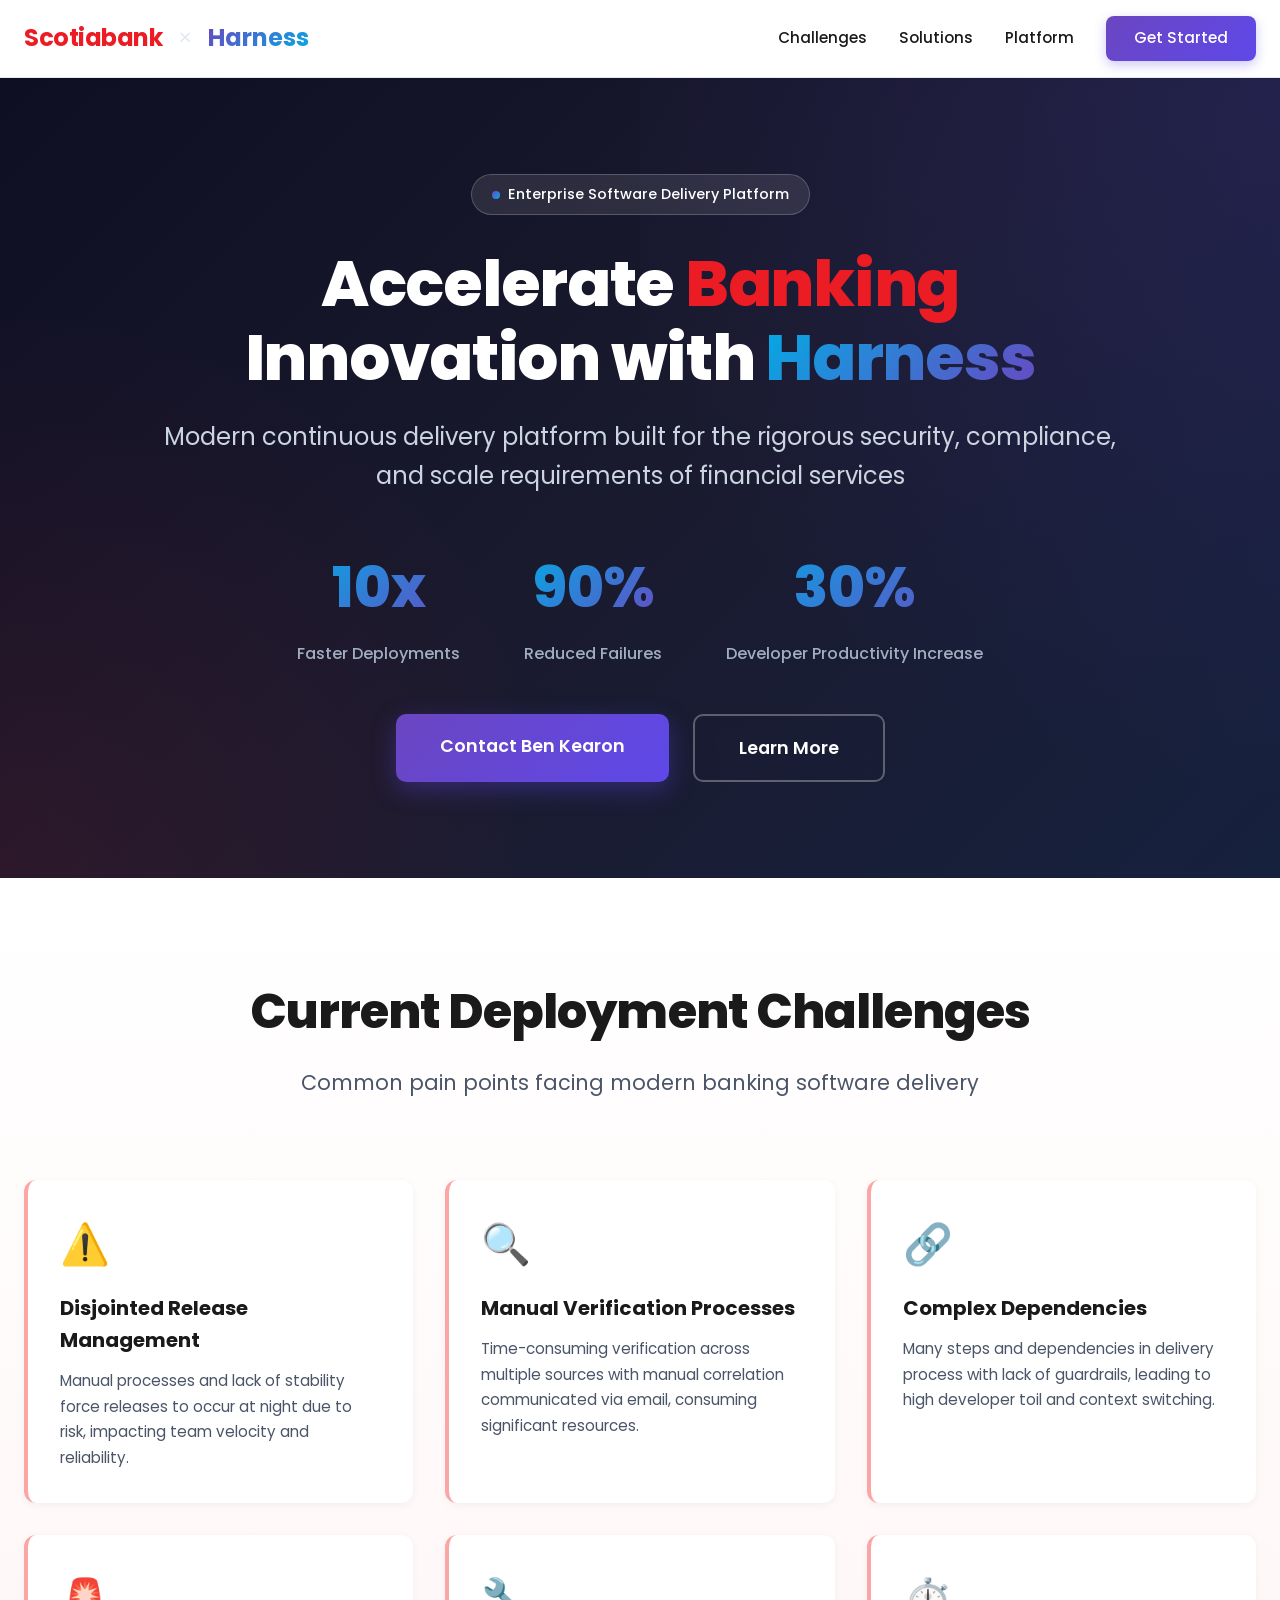
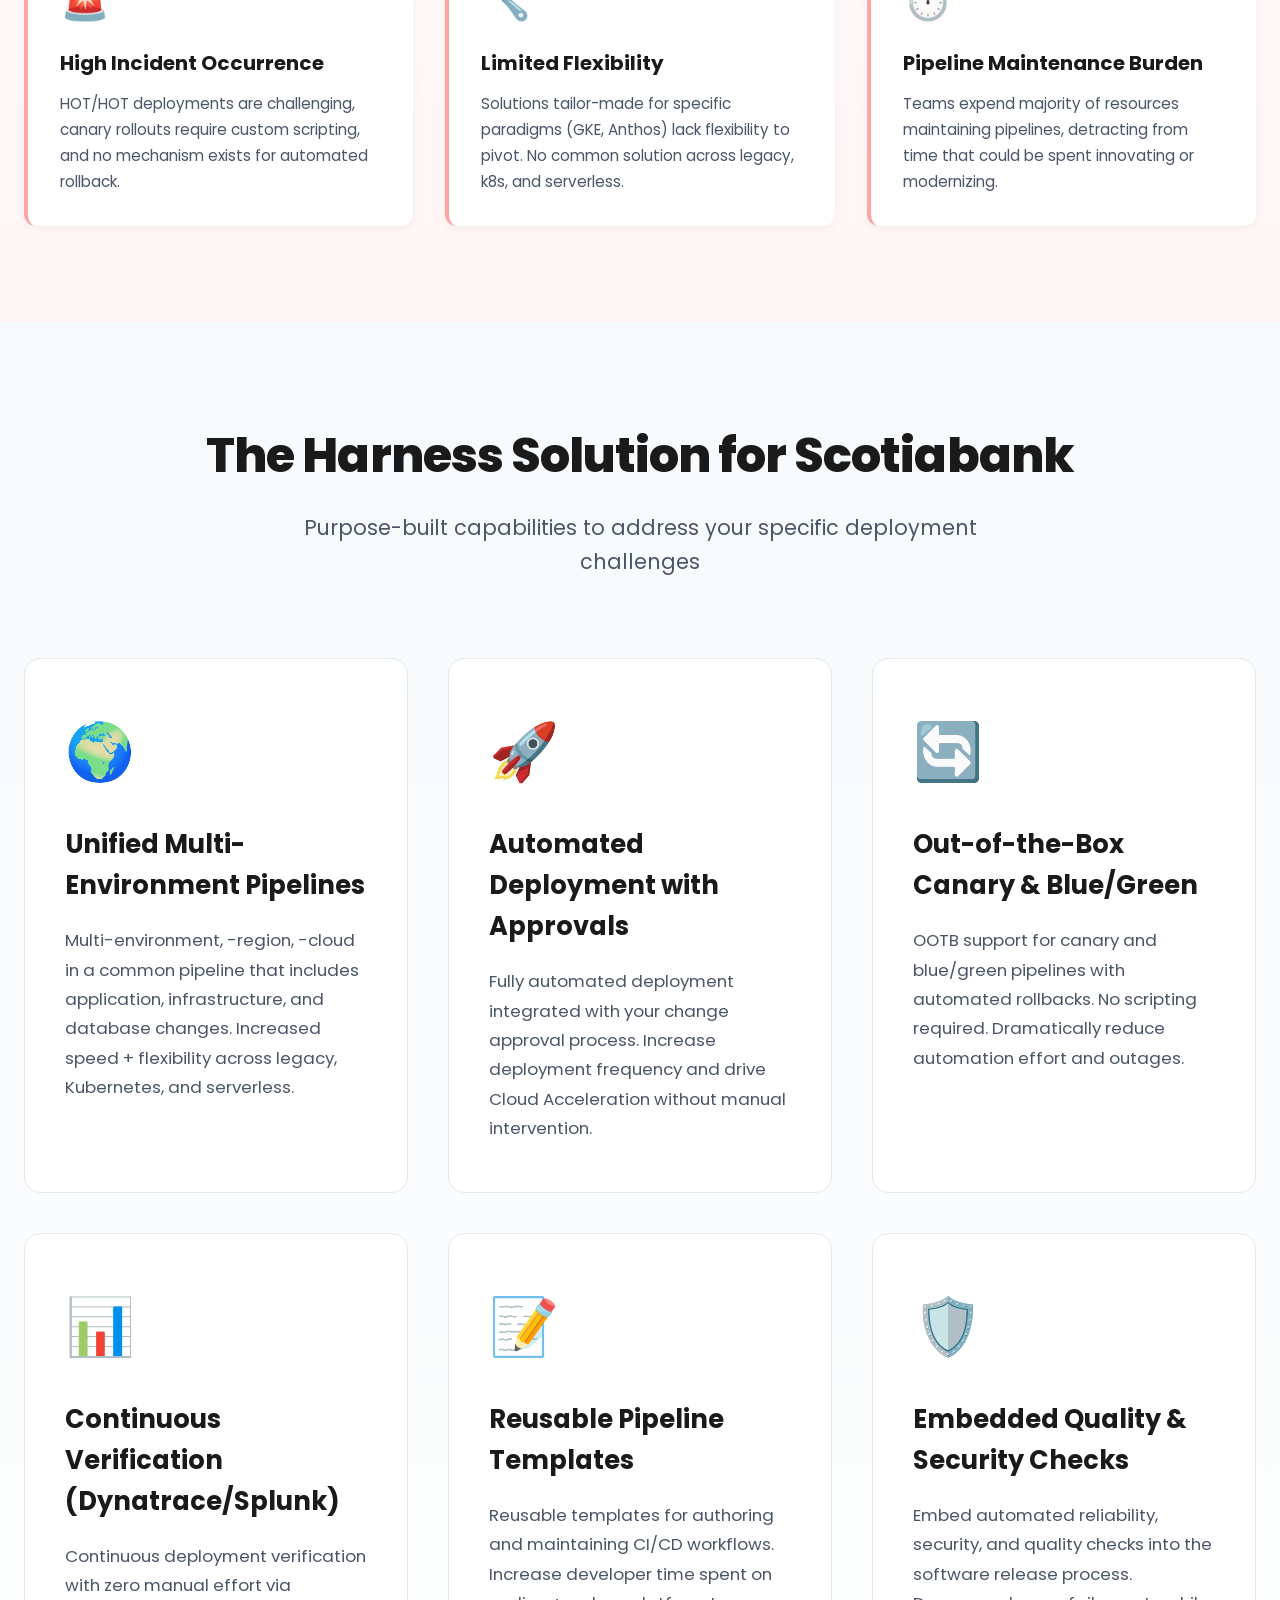
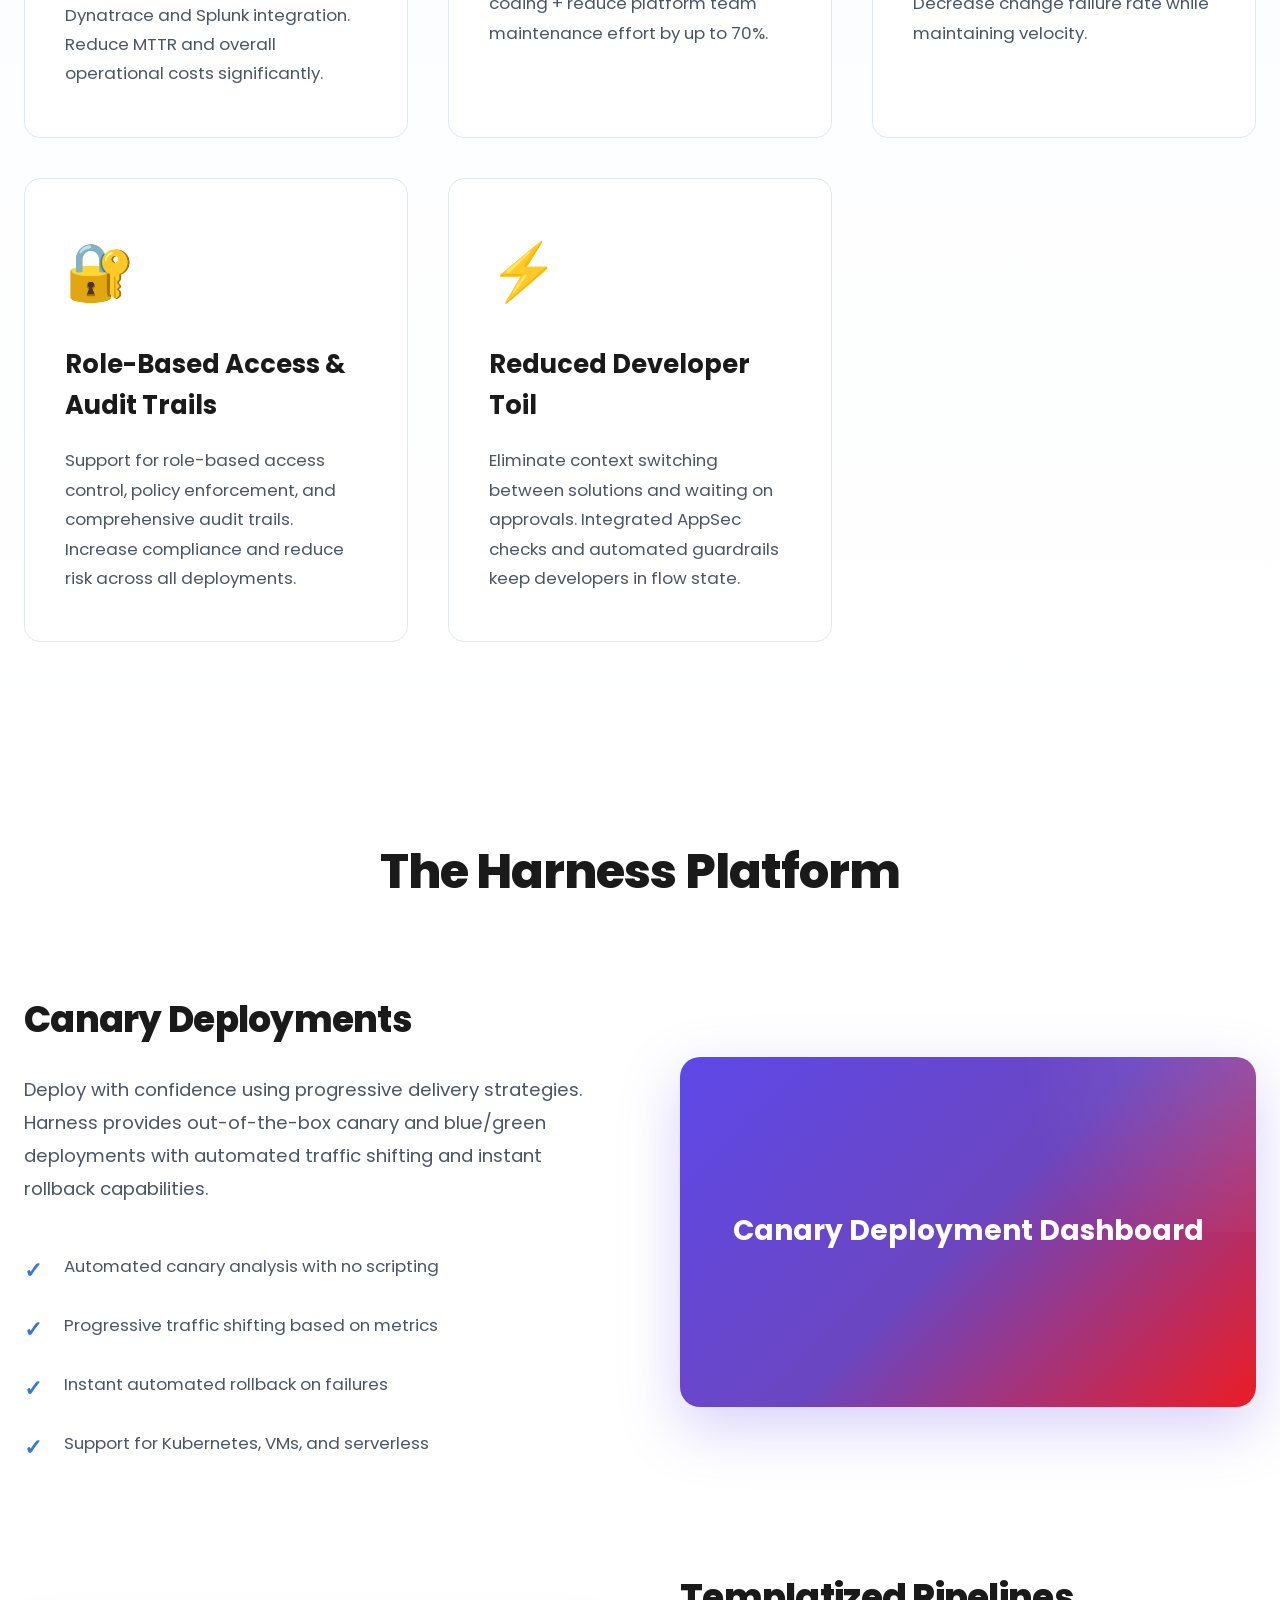
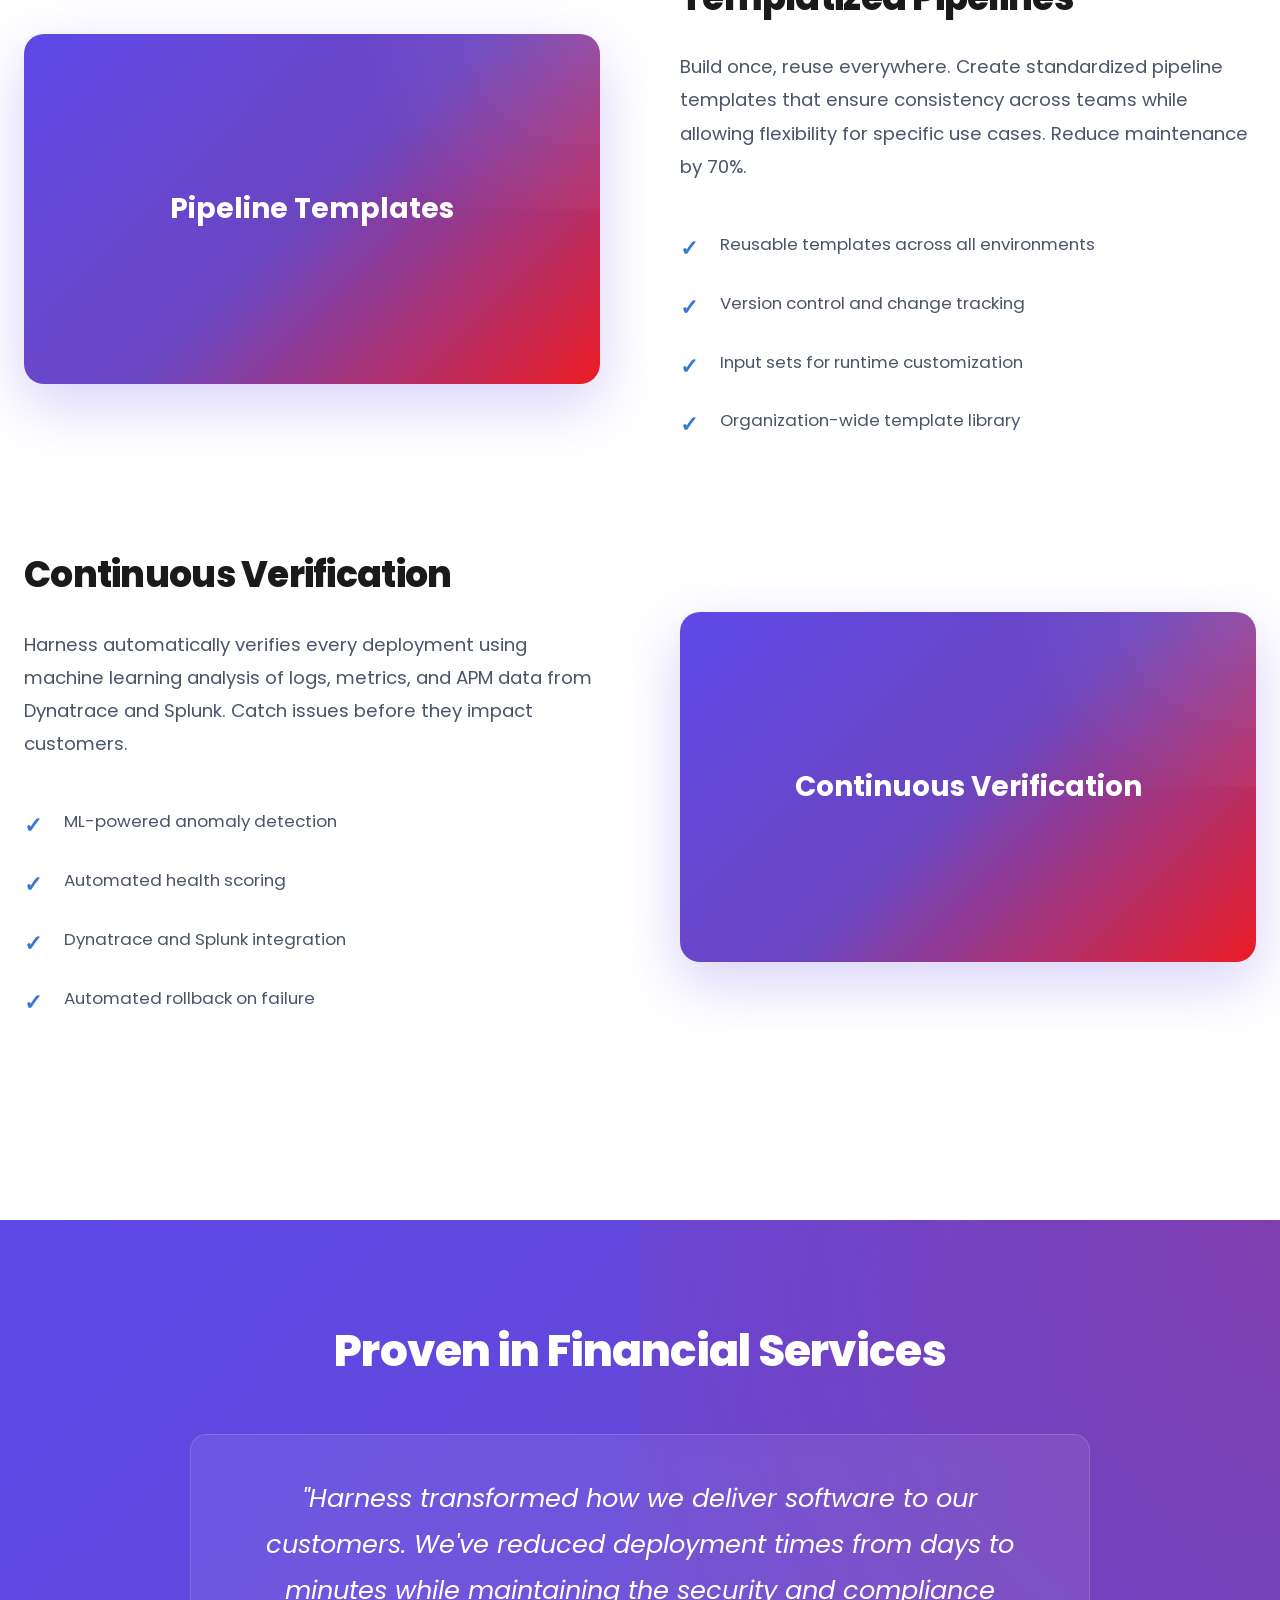
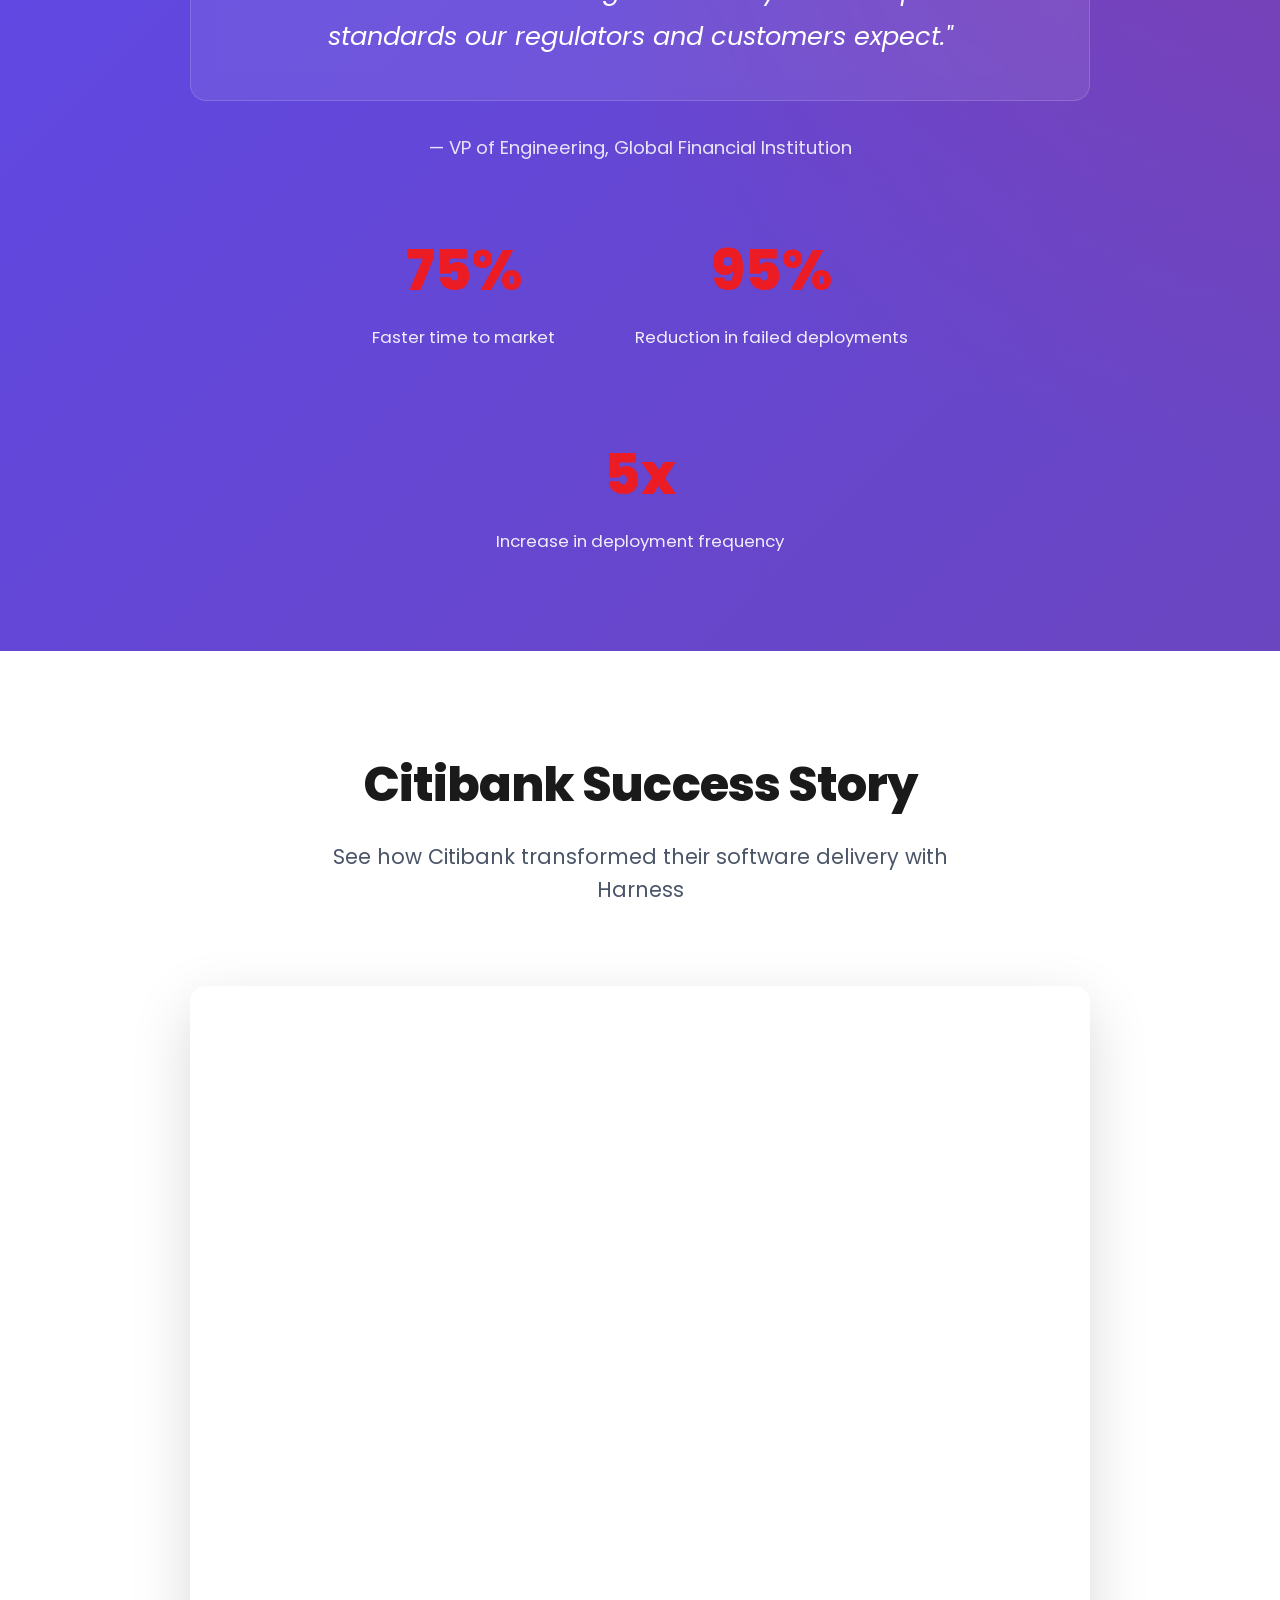
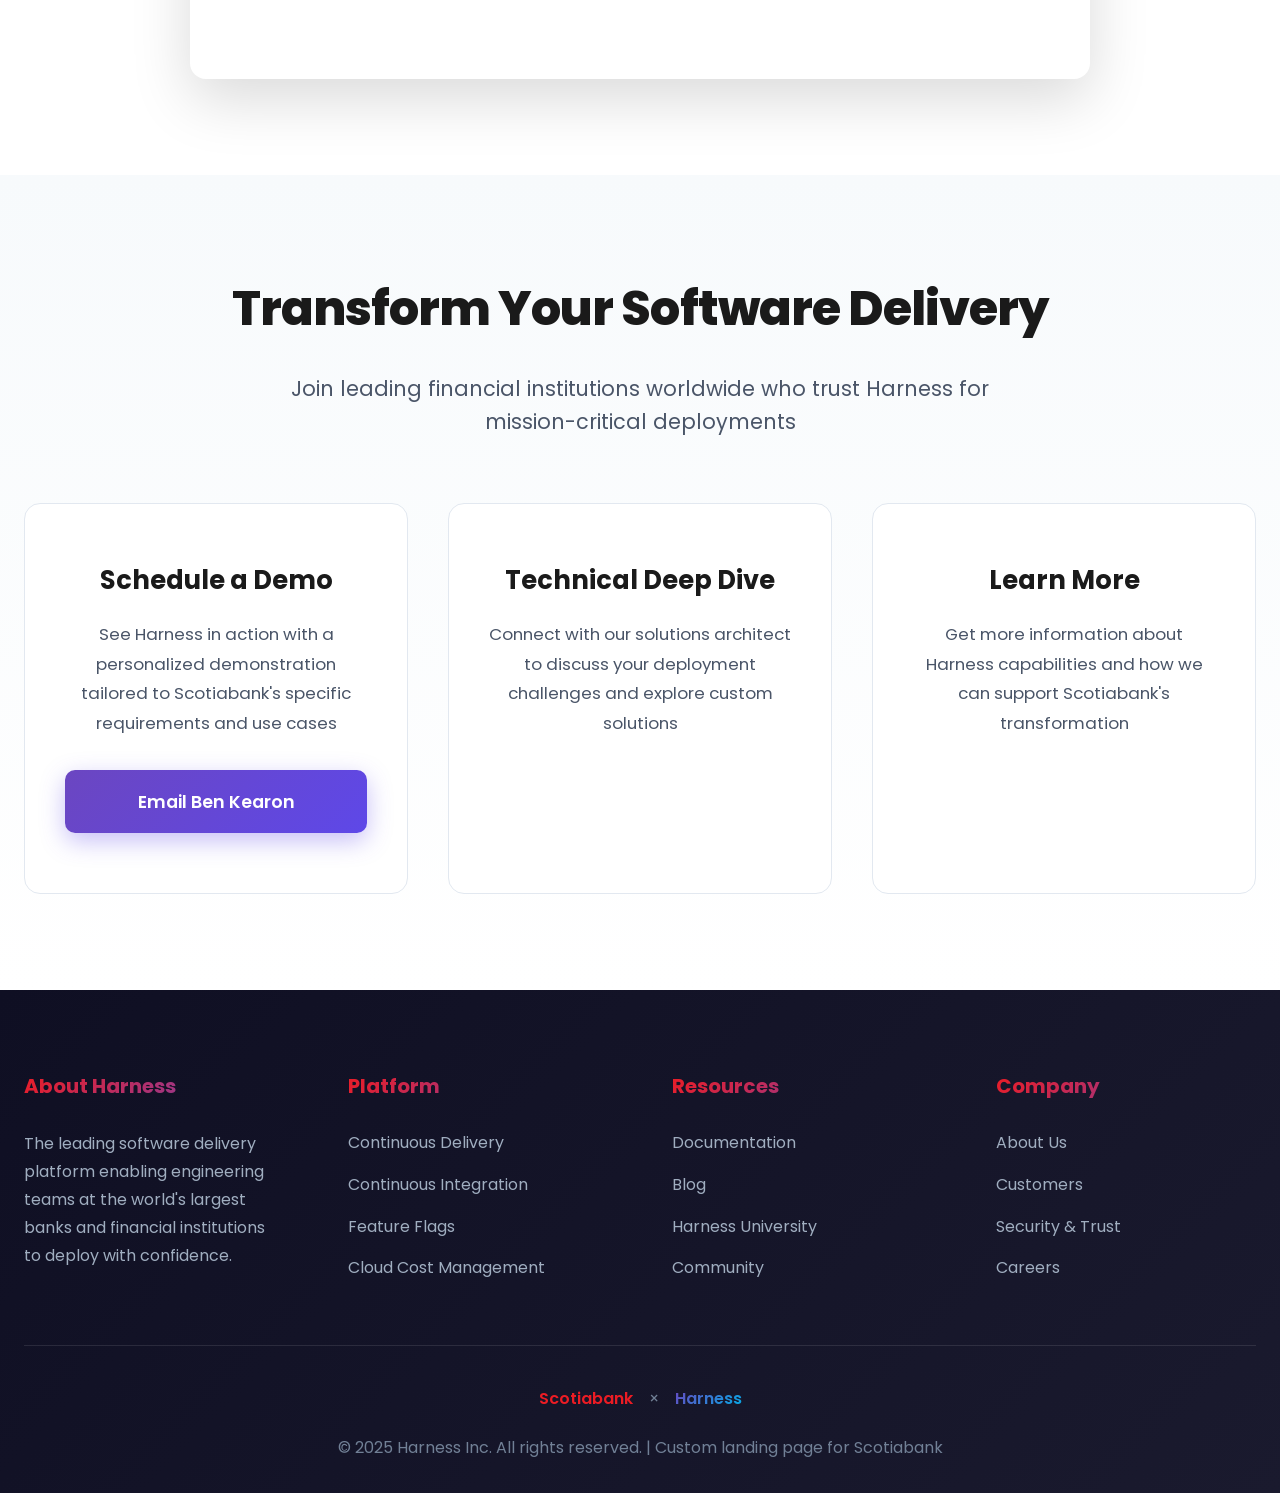
<file: index.html>
<!DOCTYPE html>
<html lang="en">
<head>
    <meta charset="UTF-8">
    <meta name="viewport" content="width=device-width, initial-scale=1.0">
    <title>Harness + Scotiabank | Transform Your Software Delivery</title>
    <link rel="preconnect" href="https://fonts.googleapis.com">
    <link rel="preconnect" href="https://fonts.gstatic.com" crossorigin>
    <link href="https://fonts.googleapis.com/css2?family=Poppins:wght@300;400;500;600;700;800&display=swap" rel="stylesheet">
    <style>
* {
    margin: 0;
    padding: 0;
    box-sizing: border-box;
}

:root {
    --scotiabank-red: #EC1C24;
    --harness-purple: #6B46C1;
    --harness-blue: #00ADE6;
    --harness-indigo: #5E48E8;
    --text-primary: #1a1a1a;
    --text-secondary: #4a5568;
    --background-light: #F7FAFC;
    --background-white: #FFFFFF;
    --border-color: #E2E8F0;
}

body {
    font-family: 'Poppins', -apple-system, BlinkMacSystemFont, 'Segoe UI', 'Roboto', 'Helvetica', 'Arial', sans-serif;
    line-height: 1.6;
    color: var(--text-primary);
    background-color: var(--background-white);
}

.container {
    max-width: 1280px;
    margin: 0 auto;
    padding: 0 24px;
}

/* Header - Combined Branding */
.header {
    background-color: var(--background-white);
    border-bottom: 1px solid var(--border-color);
    padding: 1rem 0;
    position: sticky;
    top: 0;
    z-index: 1000;
    box-shadow: 0 1px 3px rgba(0, 0, 0, 0.05);
}

.header-content {
    display: flex;
    justify-content: space-between;
    align-items: center;
}

.brand-lockup {
    display: flex;
    align-items: center;
    gap: 1rem;
}

.scotiabank-logo {
    font-size: 1.5rem;
    font-weight: 700;
    color: var(--scotiabank-red);
    letter-spacing: -0.5px;
}

.brand-separator {
    color: var(--border-color);
    font-size: 1.5rem;
    font-weight: 300;
}

.harness-logo {
    font-size: 1.5rem;
    font-weight: 700;
    background: linear-gradient(135deg, var(--harness-purple) 0%, var(--harness-blue) 100%);
    -webkit-background-clip: text;
    -webkit-text-fill-color: transparent;
    background-clip: text;
}

.nav {
    display: flex;
    gap: 2rem;
    align-items: center;
}

.nav-link {
    color: var(--text-primary);
    text-decoration: none;
    font-weight: 500;
    transition: color 0.3s ease;
    font-size: 0.95rem;
}

.nav-link:hover {
    color: var(--harness-purple);
}

.nav-link.cta-button {
    background: linear-gradient(135deg, var(--harness-purple) 0%, var(--harness-indigo) 100%);
    color: white;
    padding: 0.65rem 1.75rem;
    border-radius: 8px;
    transition: transform 0.2s ease, box-shadow 0.3s ease;
    box-shadow: 0 4px 12px rgba(94, 72, 232, 0.3);
}

.nav-link.cta-button:hover {
    transform: translateY(-2px);
    box-shadow: 0 8px 20px rgba(94, 72, 232, 0.4);
}

/* Hero - Harness Modern Style with Scotia Red Accents */
.hero {
    background: linear-gradient(135deg, #0F0F23 0%, #1a1a2e 50%, #16213e 100%);
    color: white;
    padding: 6rem 0;
    position: relative;
    overflow: hidden;
}

.hero::before {
    content: '';
    position: absolute;
    top: 0;
    right: 0;
    width: 50%;
    height: 100%;
    background: radial-gradient(circle at top right, rgba(94, 72, 232, 0.15), transparent 70%);
    pointer-events: none;
}

.hero::after {
    content: '';
    position: absolute;
    bottom: 0;
    left: 0;
    width: 40%;
    height: 100%;
    background: radial-gradient(circle at bottom left, rgba(236, 28, 36, 0.1), transparent 60%);
    pointer-events: none;
}

.hero-content {
    max-width: 1000px;
    margin: 0 auto;
    text-align: center;
    position: relative;
    z-index: 1;
}

.hero-badge {
    display: inline-flex;
    align-items: center;
    gap: 0.5rem;
    background: rgba(255, 255, 255, 0.1);
    backdrop-filter: blur(10px);
    border: 1px solid rgba(255, 255, 255, 0.2);
    padding: 0.5rem 1.25rem;
    border-radius: 50px;
    margin-bottom: 2rem;
    font-size: 0.9rem;
    font-weight: 500;
}

.badge-dot {
    width: 8px;
    height: 8px;
    background: linear-gradient(135deg, var(--harness-purple), var(--harness-blue));
    border-radius: 50%;
}

.hero-title {
    font-size: 4rem;
    font-weight: 800;
    margin-bottom: 1.5rem;
    line-height: 1.15;
    letter-spacing: -0.02em;
}

.hero-title .harness-gradient {
    background: linear-gradient(135deg, var(--harness-blue) 0%, var(--harness-purple) 100%);
    -webkit-background-clip: text;
    -webkit-text-fill-color: transparent;
    background-clip: text;
}

.hero-title .scotia-red {
    color: var(--scotiabank-red);
}

.hero-subtitle {
    font-size: 1.5rem;
    margin-bottom: 3rem;
    color: #CBD5E0;
    font-weight: 400;
    line-height: 1.6;
}

.hero-stats {
    display: flex;
    justify-content: center;
    gap: 4rem;
    margin-bottom: 3rem;
    flex-wrap: wrap;
}

.stat {
    text-align: center;
}

.stat-number {
    font-size: 3.5rem;
    font-weight: 800;
    background: linear-gradient(135deg, var(--harness-blue) 0%, var(--harness-purple) 100%);
    -webkit-background-clip: text;
    -webkit-text-fill-color: transparent;
    background-clip: text;
    margin-bottom: 0.5rem;
}

.stat-label {
    font-size: 1rem;
    color: #A0AEC0;
    font-weight: 500;
}

.hero-cta {
    display: flex;
    gap: 1.5rem;
    justify-content: center;
    flex-wrap: wrap;
}

.btn {
    padding: 1.1rem 2.75rem;
    font-size: 1.1rem;
    font-weight: 600;
    text-decoration: none;
    border-radius: 10px;
    transition: all 0.3s ease;
    display: inline-block;
}

.btn-primary {
    background: linear-gradient(135deg, var(--harness-purple) 0%, var(--harness-indigo) 100%);
    color: white;
    box-shadow: 0 8px 24px rgba(94, 72, 232, 0.35);
}

.btn-primary:hover {
    transform: translateY(-2px);
    box-shadow: 0 12px 32px rgba(94, 72, 232, 0.45);
}

.btn-secondary {
    background-color: transparent;
    color: white;
    border: 2px solid rgba(255, 255, 255, 0.3);
    backdrop-filter: blur(10px);
}

.btn-secondary:hover {
    background-color: rgba(255, 255, 255, 0.1);
    border-color: rgba(255, 255, 255, 0.5);
}

/* Challenges Section */
.challenges {
    padding: 6rem 0;
    background: linear-gradient(180deg, var(--background-white) 0%, #FFF5F5 100%);
}

.challenges-grid {
    display: grid;
    grid-template-columns: repeat(auto-fit, minmax(340px, 1fr));
    gap: 2rem;
    margin-top: 3rem;
}

.challenge-item {
    background-color: var(--background-white);
    padding: 2rem 2rem;
    border-radius: 12px;
    border-left: 4px solid #FCA5A5;
    box-shadow: 0 2px 8px rgba(0, 0, 0, 0.05);
    transition: transform 0.3s ease, box-shadow 0.3s ease;
}

.challenge-item:hover {
    transform: translateY(-4px);
    box-shadow: 0 8px 20px rgba(236, 28, 36, 0.1);
}

.challenge-icon {
    font-size: 2.5rem;
    margin-bottom: 1rem;
    display: block;
}

.challenge-item h4 {
    font-size: 1.25rem;
    margin-bottom: 0.75rem;
    color: var(--text-primary);
    font-weight: 700;
}

.challenge-item p {
    color: var(--text-secondary);
    line-height: 1.7;
    font-size: 0.95rem;
}

/* Benefits Section - Clean Modern Cards */
.benefits {
    padding: 6rem 0;
    background: linear-gradient(180deg, var(--background-light) 0%, var(--background-white) 100%);
}

.section-title {
    font-size: 3rem;
    font-weight: 800;
    text-align: center;
    margin-bottom: 1rem;
    color: var(--text-primary);
    letter-spacing: -0.02em;
}

.section-subtitle {
    text-align: center;
    font-size: 1.3rem;
    color: var(--text-secondary);
    margin-bottom: 5rem;
    max-width: 700px;
    margin-left: auto;
    margin-right: auto;
}

.benefits-grid {
    display: grid;
    grid-template-columns: repeat(auto-fit, minmax(340px, 1fr));
    gap: 2.5rem;
    margin-top: 3rem;
}

.benefit-card {
    background-color: var(--background-white);
    padding: 3rem 2.5rem;
    border-radius: 16px;
    border: 1px solid var(--border-color);
    transition: transform 0.3s ease, box-shadow 0.3s ease, border-color 0.3s ease;
}

.benefit-card:hover {
    transform: translateY(-8px);
    box-shadow: 0 20px 40px rgba(0, 0, 0, 0.08);
    border-color: var(--harness-purple);
}

.benefit-icon {
    font-size: 3.5rem;
    margin-bottom: 1.75rem;
    display: block;
}

.benefit-card h3 {
    font-size: 1.6rem;
    margin-bottom: 1.25rem;
    color: var(--text-primary);
    font-weight: 700;
}

.benefit-card p {
    color: var(--text-secondary);
    line-height: 1.75;
    font-size: 1.05rem;
}

/* Features Section - Harness Style */
.features {
    padding: 6rem 0;
    background-color: var(--background-white);
}

.feature-showcase {
    margin-top: 5rem;
}

.feature-item {
    display: grid;
    grid-template-columns: 1fr 1fr;
    gap: 5rem;
    align-items: center;
    margin-bottom: 6rem;
}

.feature-item.reverse {
    direction: rtl;
}

.feature-item.reverse > * {
    direction: ltr;
}

.feature-content h3 {
    font-size: 2.25rem;
    margin-bottom: 1.5rem;
    color: var(--text-primary);
    font-weight: 800;
    letter-spacing: -0.02em;
}

.feature-content p {
    font-size: 1.15rem;
    color: var(--text-secondary);
    margin-bottom: 2rem;
    line-height: 1.8;
}

.feature-list {
    list-style: none;
    padding: 0;
}

.feature-list li {
    padding: 1rem 0;
    padding-left: 2.5rem;
    position: relative;
    color: var(--text-secondary);
    font-size: 1.05rem;
}

.feature-list li:before {
    content: "✓";
    position: absolute;
    left: 0;
    background: linear-gradient(135deg, var(--harness-purple) 0%, var(--harness-blue) 100%);
    -webkit-background-clip: text;
    -webkit-text-fill-color: transparent;
    background-clip: text;
    font-weight: bold;
    font-size: 1.4rem;
}

.feature-visual {
    background: linear-gradient(135deg, var(--harness-indigo) 0%, var(--harness-purple) 50%, var(--scotiabank-red) 100%);
    border-radius: 20px;
    padding: 4rem 3rem;
    display: flex;
    align-items: center;
    justify-content: center;
    min-height: 350px;
    box-shadow: 0 20px 60px rgba(94, 72, 232, 0.25);
    position: relative;
    overflow: hidden;
}

.feature-visual::before {
    content: '';
    position: absolute;
    top: -50%;
    right: -50%;
    width: 100%;
    height: 100%;
    background: radial-gradient(circle, rgba(255, 255, 255, 0.1), transparent 70%);
}

.feature-screenshot {
    background: linear-gradient(135deg, #f8f9fa 0%, #e9ecef 100%);
    padding: 2rem;
}

.screenshot-img {
    width: 100%;
    height: auto;
    border-radius: 12px;
    box-shadow: 0 10px 30px rgba(0, 0, 0, 0.15);
    display: block;
    position: relative;
    z-index: 1;
}

.feature-video {
    background: linear-gradient(135deg, #1a1a2e 0%, #16213e 100%);
    padding: 2rem;
}

.feature-video-container {
    position: relative;
    padding-bottom: 56.25%;
    height: 0;
    overflow: hidden;
    border-radius: 12px;
    box-shadow: 0 10px 30px rgba(0, 0, 0, 0.3);
}

.feature-video-container iframe {
    position: absolute;
    top: 0;
    left: 0;
    width: 100%;
    height: 100%;
    border: 0;
    border-radius: 12px;
}

.visual-placeholder {
    color: white;
    font-size: 1.75rem;
    font-weight: 700;
    position: relative;
    z-index: 1;
}

/* Case Study - Modern Card */
.case-study {
    padding: 6rem 0;
    background: linear-gradient(135deg, var(--harness-indigo) 0%, var(--harness-purple) 100%);
    color: white;
    position: relative;
    overflow: hidden;
}

.case-study::before {
    content: '';
    position: absolute;
    top: 0;
    right: 0;
    width: 50%;
    height: 100%;
    background: radial-gradient(circle at top right, rgba(236, 28, 36, 0.2), transparent 70%);
}

.case-study-content {
    max-width: 900px;
    margin: 0 auto;
    text-align: center;
    position: relative;
    z-index: 1;
}

.case-study-content h2 {
    font-size: 2.75rem;
    margin-bottom: 3rem;
    font-weight: 800;
    letter-spacing: -0.02em;
}

.quote {
    font-size: 1.6rem;
    font-style: italic;
    line-height: 1.8;
    margin: 2rem 0;
    padding: 2.5rem;
    background-color: rgba(255, 255, 255, 0.08);
    backdrop-filter: blur(10px);
    border-radius: 16px;
    border-left: 4px solid var(--scotiabank-red);
    border: 1px solid rgba(255, 255, 255, 0.15);
}

.quote-author {
    font-size: 1.15rem;
    margin-bottom: 3rem;
    opacity: 0.85;
}

.case-study-metrics {
    display: flex;
    justify-content: center;
    gap: 5rem;
    flex-wrap: wrap;
    margin-top: 4rem;
}

.metric {
    text-align: center;
}

.metric strong {
    display: block;
    font-size: 3.5rem;
    margin-bottom: 0.5rem;
    font-weight: 800;
    color: var(--scotiabank-red);
}

.metric span {
    font-size: 1.05rem;
    opacity: 0.9;
}

/* Video Section */
.video-section {
    padding: 6rem 0;
    background-color: var(--background-white);
}

.video-container {
    max-width: 900px;
    margin: 3rem auto 0;
    position: relative;
    padding-bottom: 56.25%;
    height: 0;
    overflow: hidden;
    border-radius: 16px;
    box-shadow: 0 20px 60px rgba(0, 0, 0, 0.15);
}

.video-container iframe {
    position: absolute;
    top: 0;
    left: 0;
    width: 100%;
    height: 100%;
    border: 0;
}

/* Contact Section */
.contact {
    padding: 6rem 0;
    background: linear-gradient(180deg, var(--background-light) 0%, var(--background-white) 100%);
}

.contact-content {
    text-align: center;
}

.contact-content h2 {
    font-size: 3rem;
    margin-bottom: 1.5rem;
    font-weight: 800;
    letter-spacing: -0.02em;
}

.contact-content > p {
    font-size: 1.3rem;
    color: var(--text-secondary);
    margin-bottom: 4rem;
    max-width: 700px;
    margin-left: auto;
    margin-right: auto;
}

.contact-options {
    display: grid;
    grid-template-columns: repeat(auto-fit, minmax(320px, 1fr));
    gap: 2.5rem;
    margin-top: 3rem;
}

.contact-card {
    background-color: var(--background-white);
    padding: 3.5rem 2.5rem;
    border-radius: 16px;
    border: 1px solid var(--border-color);
    transition: transform 0.3s ease, box-shadow 0.3s ease, border-color 0.3s ease;
}

.contact-card:hover {
    transform: translateY(-8px);
    box-shadow: 0 20px 40px rgba(0, 0, 0, 0.08);
    border-color: var(--harness-purple);
}

.contact-card h3 {
    font-size: 1.6rem;
    margin-bottom: 1.25rem;
    color: var(--text-primary);
    font-weight: 700;
}

.contact-card p {
    color: var(--text-secondary);
    margin-bottom: 2rem;
    line-height: 1.75;
    font-size: 1.05rem;
}

.contact-card .btn {
    width: 100%;
    text-align: center;
}

/* Footer - Combined Branding */
.footer {
    background: linear-gradient(135deg, #0F0F23 0%, #1a1a2e 100%);
    color: white;
    padding: 5rem 0 2rem;
}

.footer-content {
    display: grid;
    grid-template-columns: repeat(auto-fit, minmax(250px, 1fr));
    gap: 4rem;
    margin-bottom: 3rem;
}

.footer-section h4 {
    font-size: 1.25rem;
    margin-bottom: 1.75rem;
    background: linear-gradient(135deg, var(--scotiabank-red) 0%, var(--harness-purple) 100%);
    -webkit-background-clip: text;
    -webkit-text-fill-color: transparent;
    background-clip: text;
    font-weight: 700;
}

.footer-section p {
    color: #A0AEC0;
    line-height: 1.75;
}

.footer-section ul {
    list-style: none;
    padding: 0;
}

.footer-section ul li {
    margin-bottom: 1rem;
}

.footer-section ul li a {
    color: #A0AEC0;
    text-decoration: none;
    transition: color 0.3s ease;
}

.footer-section ul li a:hover {
    color: var(--harness-blue);
}

.footer-bottom {
    text-align: center;
    padding-top: 2.5rem;
    border-top: 1px solid rgba(255, 255, 255, 0.1);
    color: #718096;
}

.footer-brand-lockup {
    display: flex;
    justify-content: center;
    align-items: center;
    gap: 1rem;
    margin-bottom: 1.5rem;
}

/* Responsive Design */
@media (max-width: 768px) {
    .hero-title {
        font-size: 2.75rem;
    }
    .hero-subtitle {
        font-size: 1.25rem;
    }
    .hero-stats {
        gap: 2.5rem;
    }
    .stat-number {
        font-size: 2.5rem;
    }
    .section-title {
        font-size: 2.25rem;
    }
    .challenges-grid {
        grid-template-columns: 1fr;
    }
    .benefits-grid {
        grid-template-columns: 1fr;
    }
    .feature-item {
        grid-template-columns: 1fr;
        gap: 3rem;
    }
    .feature-item.reverse {
        direction: ltr;
    }
    .nav {
        flex-wrap: wrap;
        gap: 1rem;
    }
    .case-study-metrics {
        gap: 3rem;
    }
    .contact-options {
        grid-template-columns: 1fr;
    }
    .brand-lockup {
        flex-direction: column;
        align-items: flex-start;
        gap: 0.5rem;
    }
    .brand-separator {
        display: none;
    }
}

@media (max-width: 480px) {
    .hero {
        padding: 4rem 0;
    }
    .hero-title {
        font-size: 2.25rem;
    }
    .hero-subtitle {
        font-size: 1.1rem;
    }
    .btn {
        padding: 1rem 2rem;
        font-size: 1rem;
    }
}
    </style>
</head>
<body>
    <header class="header">
        <div class="container">
            <div class="header-content">
                <div class="brand-lockup">
                    <div class="scotiabank-logo">Scotiabank</div>
                    <div class="brand-separator">×</div>
                    <div class="harness-logo">Harness</div>
                </div>
                <nav class="nav">
                    <a href="#challenges" class="nav-link">Challenges</a>
                    <a href="#benefits" class="nav-link">Solutions</a>
                    <a href="#features" class="nav-link">Platform</a>
                    <a href="#contact" class="nav-link cta-button">Get Started</a>
                </nav>
            </div>
        </div>
    </header>

    <section class="hero">
        <div class="container">
            <div class="hero-content">
                <div class="hero-badge">
                    <span class="badge-dot"></span>
                    <span>Enterprise Software Delivery Platform</span>
                </div>
                <h1 class="hero-title">
                    Accelerate <span class="scotia-red">Banking</span> Innovation with <span class="harness-gradient">Harness</span>
                </h1>
                <p class="hero-subtitle">Modern continuous delivery platform built for the rigorous security, compliance, and scale requirements of financial services</p>
                <div class="hero-stats">
                    <div class="stat">
                        <div class="stat-number">10x</div>
                        <div class="stat-label">Faster Deployments</div>
                    </div>
                    <div class="stat">
                        <div class="stat-number">90%</div>
                        <div class="stat-label">Reduced Failures</div>
                    </div>
                    <div class="stat">
                        <div class="stat-number">30%</div>
                        <div class="stat-label">Developer Productivity Increase</div>
                    </div>
                </div>
                <div class="hero-cta">
                    <a href="mailto:benjamin.kearon@harness.io?subject=Scotiabank%20Demo%20Request&body=Hi%20Ben%2C%0A%0AI%27m%20interested%20in%20learning%20more%20about%20Harness%20for%20Scotiabank.%0A%0AThank%20you%21" class="btn btn-primary">Contact Ben Kearon</a>
                    <a href="#challenges" class="btn btn-secondary">Learn More</a>
                </div>
            </div>
        </div>
    </section>

    <section id="challenges" class="challenges">
        <div class="container">
            <h2 class="section-title">Current Deployment Challenges</h2>
            <p class="section-subtitle">Common pain points facing modern banking software delivery</p>

            <div class="challenges-grid">
                <div class="challenge-item">
                    <div class="challenge-icon">⚠️</div>
                    <h4>Disjointed Release Management</h4>
                    <p>Manual processes and lack of stability force releases to occur at night due to risk, impacting team velocity and reliability.</p>
                </div>

                <div class="challenge-item">
                    <div class="challenge-icon">🔍</div>
                    <h4>Manual Verification Processes</h4>
                    <p>Time-consuming verification across multiple sources with manual correlation communicated via email, consuming significant resources.</p>
                </div>

                <div class="challenge-item">
                    <div class="challenge-icon">🔗</div>
                    <h4>Complex Dependencies</h4>
                    <p>Many steps and dependencies in delivery process with lack of guardrails, leading to high developer toil and context switching.</p>
                </div>

                <div class="challenge-item">
                    <div class="challenge-icon">🚨</div>
                    <h4>High Incident Occurrence</h4>
                    <p>HOT/HOT deployments are challenging, canary rollouts require custom scripting, and no mechanism exists for automated rollback.</p>
                </div>

                <div class="challenge-item">
                    <div class="challenge-icon">🔧</div>
                    <h4>Limited Flexibility</h4>
                    <p>Solutions tailor-made for specific paradigms (GKE, Anthos) lack flexibility to pivot. No common solution across legacy, k8s, and serverless.</p>
                </div>

                <div class="challenge-item">
                    <div class="challenge-icon">⏱️</div>
                    <h4>Pipeline Maintenance Burden</h4>
                    <p>Teams expend majority of resources maintaining pipelines, detracting from time that could be spent innovating or modernizing.</p>
                </div>
            </div>
        </div>
    </section>

    <section id="benefits" class="benefits">
        <div class="container">
            <h2 class="section-title">The Harness Solution for Scotiabank</h2>
            <p class="section-subtitle">Purpose-built capabilities to address your specific deployment challenges</p>

            <div class="benefits-grid">
                <div class="benefit-card">
                    <div class="benefit-icon">🌍</div>
                    <h3>Unified Multi-Environment Pipelines</h3>
                    <p>Multi-environment, -region, -cloud in a common pipeline that includes application, infrastructure, and database changes. Increased speed + flexibility across legacy, Kubernetes, and serverless.</p>
                </div>

                <div class="benefit-card">
                    <div class="benefit-icon">🚀</div>
                    <h3>Automated Deployment with Approvals</h3>
                    <p>Fully automated deployment integrated with your change approval process. Increase deployment frequency and drive Cloud Acceleration without manual intervention.</p>
                </div>

                <div class="benefit-card">
                    <div class="benefit-icon">🔄</div>
                    <h3>Out-of-the-Box Canary & Blue/Green</h3>
                    <p>OOTB support for canary and blue/green pipelines with automated rollbacks. No scripting required. Dramatically reduce automation effort and outages.</p>
                </div>

                <div class="benefit-card">
                    <div class="benefit-icon">📊</div>
                    <h3>Continuous Verification (Dynatrace/Splunk)</h3>
                    <p>Continuous deployment verification with zero manual effort via Dynatrace and Splunk integration. Reduce MTTR and overall operational costs significantly.</p>
                </div>

                <div class="benefit-card">
                    <div class="benefit-icon">📝</div>
                    <h3>Reusable Pipeline Templates</h3>
                    <p>Reusable templates for authoring and maintaining CI/CD workflows. Increase developer time spent on coding + reduce platform team maintenance effort by up to 70%.</p>
                </div>

                <div class="benefit-card">
                    <div class="benefit-icon">🛡️</div>
                    <h3>Embedded Quality & Security Checks</h3>
                    <p>Embed automated reliability, security, and quality checks into the software release process. Decrease change failure rate while maintaining velocity.</p>
                </div>

                <div class="benefit-card">
                    <div class="benefit-icon">🔐</div>
                    <h3>Role-Based Access & Audit Trails</h3>
                    <p>Support for role-based access control, policy enforcement, and comprehensive audit trails. Increase compliance and reduce risk across all deployments.</p>
                </div>

                <div class="benefit-card">
                    <div class="benefit-icon">⚡</div>
                    <h3>Reduced Developer Toil</h3>
                    <p>Eliminate context switching between solutions and waiting on approvals. Integrated AppSec checks and automated guardrails keep developers in flow state.</p>
                </div>
            </div>
        </div>
    </section>

    <section id="features" class="features">
        <div class="container">
            <h2 class="section-title">The Harness Platform</h2>

            <div class="feature-showcase">
                <div class="feature-item">
                    <div class="feature-content">
                        <h3>Canary Deployments</h3>
                        <p>Deploy with confidence using progressive delivery strategies. Harness provides out-of-the-box canary and blue/green deployments with automated traffic shifting and instant rollback capabilities.</p>
                        <ul class="feature-list">
                            <li>Automated canary analysis with no scripting</li>
                            <li>Progressive traffic shifting based on metrics</li>
                            <li>Instant automated rollback on failures</li>
                            <li>Support for Kubernetes, VMs, and serverless</li>
                        </ul>
                    </div>
                    <div class="feature-visual">
                        <div class="visual-placeholder">Canary Deployment Dashboard</div>
                    </div>
                </div>

                <div class="feature-item reverse">
                    <div class="feature-content">
                        <h3>Templatized Pipelines</h3>
                        <p>Build once, reuse everywhere. Create standardized pipeline templates that ensure consistency across teams while allowing flexibility for specific use cases. Reduce maintenance by 70%.</p>
                        <ul class="feature-list">
                            <li>Reusable templates across all environments</li>
                            <li>Version control and change tracking</li>
                            <li>Input sets for runtime customization</li>
                            <li>Organization-wide template library</li>
                        </ul>
                    </div>
                    <div class="feature-visual">
                        <div class="visual-placeholder">Pipeline Templates</div>
                    </div>
                </div>

                <div class="feature-item">
                    <div class="feature-content">
                        <h3>Continuous Verification</h3>
                        <p>Harness automatically verifies every deployment using machine learning analysis of logs, metrics, and APM data from Dynatrace and Splunk. Catch issues before they impact customers.</p>
                        <ul class="feature-list">
                            <li>ML-powered anomaly detection</li>
                            <li>Automated health scoring</li>
                            <li>Dynatrace and Splunk integration</li>
                            <li>Automated rollback on failure</li>
                        </ul>
                    </div>
                    <div class="feature-visual">
                        <div class="visual-placeholder">Continuous Verification</div>
                    </div>
                </div>
            </div>
        </div>
    </section>

    <section class="case-study">
        <div class="container">
            <div class="case-study-content">
                <h2>Proven in Financial Services</h2>
                <blockquote class="quote">
                    "Harness transformed how we deliver software to our customers. We've reduced deployment times from days to minutes while maintaining the security and compliance standards our regulators and customers expect."
                </blockquote>
                <p class="quote-author">— VP of Engineering, Global Financial Institution</p>
                <div class="case-study-metrics">
                    <div class="metric">
                        <strong>75%</strong>
                        <span>Faster time to market</span>
                    </div>
                    <div class="metric">
                        <strong>95%</strong>
                        <span>Reduction in failed deployments</span>
                    </div>
                    <div class="metric">
                        <strong>5x</strong>
                        <span>Increase in deployment frequency</span>
                    </div>
                </div>
            </div>
        </div>
    </section>

    <section class="video-section">
        <div class="container">
            <h2 class="section-title">Citibank Success Story</h2>
            <p class="section-subtitle">See how Citibank transformed their software delivery with Harness</p>

            <div class="video-container">
                <iframe
                    src="https://www.youtube.com/embed/6N2fChP97go"
                    title="Citibank Harness Case Study"
                    allow="accelerometer; autoplay; clipboard-write; encrypted-media; gyroscope; picture-in-picture"
                    allowfullscreen>
                </iframe>
            </div>
        </div>
    </section>

    <section id="contact" class="contact">
        <div class="container">
            <div class="contact-content">
                <h2>Transform Your Software Delivery</h2>
                <p>Join leading financial institutions worldwide who trust Harness for mission-critical deployments</p>

                <div class="contact-options">
                    <div class="contact-card">
                        <h3>Schedule a Demo</h3>
                        <p>See Harness in action with a personalized demonstration tailored to Scotiabank's specific requirements and use cases</p>
                        <a href="mailto:benjamin.kearon@harness.io?subject=Scotiabank%20Demo%20Request&body=Hi%20Ben%2C%0A%0AI%27m%20interested%20in%20scheduling%20a%20demo%20of%20Harness%20for%20Scotiabank.%0A%0APlease%20let%20me%20know%20your%20availability.%0A%0AThank%20you%21" class="btn btn-primary">Email Ben Kearon</a>
                    </div>

                    <div class="contact-card">
                        <h3>Technical Deep Dive</h3>
                        <p>Connect with our solutions architect to discuss your deployment challenges and explore custom solutions</p>
                        <a href="mailto:alejandro.soto@harness.io?subject=Scotiabank%20Technical%20Discussion&body=Hi%20Alex%2C%0A%0AI%27d%20like%20to%20discuss%20Scotiabank%27s%20deployment%20challenges%20and%20how%20Harness%20can%20help.%0A%0ALooking%20forward%20to%20connecting.%0A%0AThank%20you%21" class="btn btn-secondary">Contact Alex Soto</a>
                    </div>

                    <div class="contact-card">
                        <h3>Learn More</h3>
                        <p>Get more information about Harness capabilities and how we can support Scotiabank's transformation</p>
                        <a href="mailto:benjamin.kearon@harness.io?subject=Scotiabank%20-%20More%20Information&body=Hi%20Ben%2C%0A%0AI%27d%20like%20to%20learn%20more%20about%20Harness%20for%20Scotiabank.%0A%0AThank%20you%21" class="btn btn-secondary">Get in Touch</a>
                    </div>
                </div>
            </div>
        </div>
    </section>

    <footer class="footer">
        <div class="container">
            <div class="footer-content">
                <div class="footer-section">
                    <h4>About Harness</h4>
                    <p>The leading software delivery platform enabling engineering teams at the world's largest banks and financial institutions to deploy with confidence.</p>
                </div>
                <div class="footer-section">
                    <h4>Platform</h4>
                    <ul>
                        <li><a href="https://harness.io/products/continuous-delivery">Continuous Delivery</a></li>
                        <li><a href="https://harness.io/products/continuous-integration">Continuous Integration</a></li>
                        <li><a href="https://harness.io/products/feature-flags">Feature Flags</a></li>
                        <li><a href="https://harness.io/products/cloud-cost-management">Cloud Cost Management</a></li>
                    </ul>
                </div>
                <div class="footer-section">
                    <h4>Resources</h4>
                    <ul>
                        <li><a href="https://docs.harness.io">Documentation</a></li>
                        <li><a href="https://harness.io/blog">Blog</a></li>
                        <li><a href="https://university.harness.io">Harness University</a></li>
                        <li><a href="https://community.harness.io">Community</a></li>
                    </ul>
                </div>
                <div class="footer-section">
                    <h4>Company</h4>
                    <ul>
                        <li><a href="https://harness.io/company">About Us</a></li>
                        <li><a href="https://harness.io/company/customers">Customers</a></li>
                        <li><a href="https://harness.io/company/trust">Security & Trust</a></li>
                        <li><a href="https://harness.io/company/careers">Careers</a></li>
                    </ul>
                </div>
            </div>
            <div class="footer-bottom">
                <div class="footer-brand-lockup">
                    <span style="color: var(--scotiabank-red); font-weight: 600;">Scotiabank</span>
                    <span style="color: #718096;">×</span>
                    <span style="background: linear-gradient(135deg, var(--harness-purple) 0%, var(--harness-blue) 100%); -webkit-background-clip: text; -webkit-text-fill-color: transparent; font-weight: 600;">Harness</span>
                </div>
                <p>&copy; 2025 Harness Inc. All rights reserved. | Custom landing page for Scotiabank</p>
            </div>
        </div>
    </footer>
</body>
</html>
</file>
